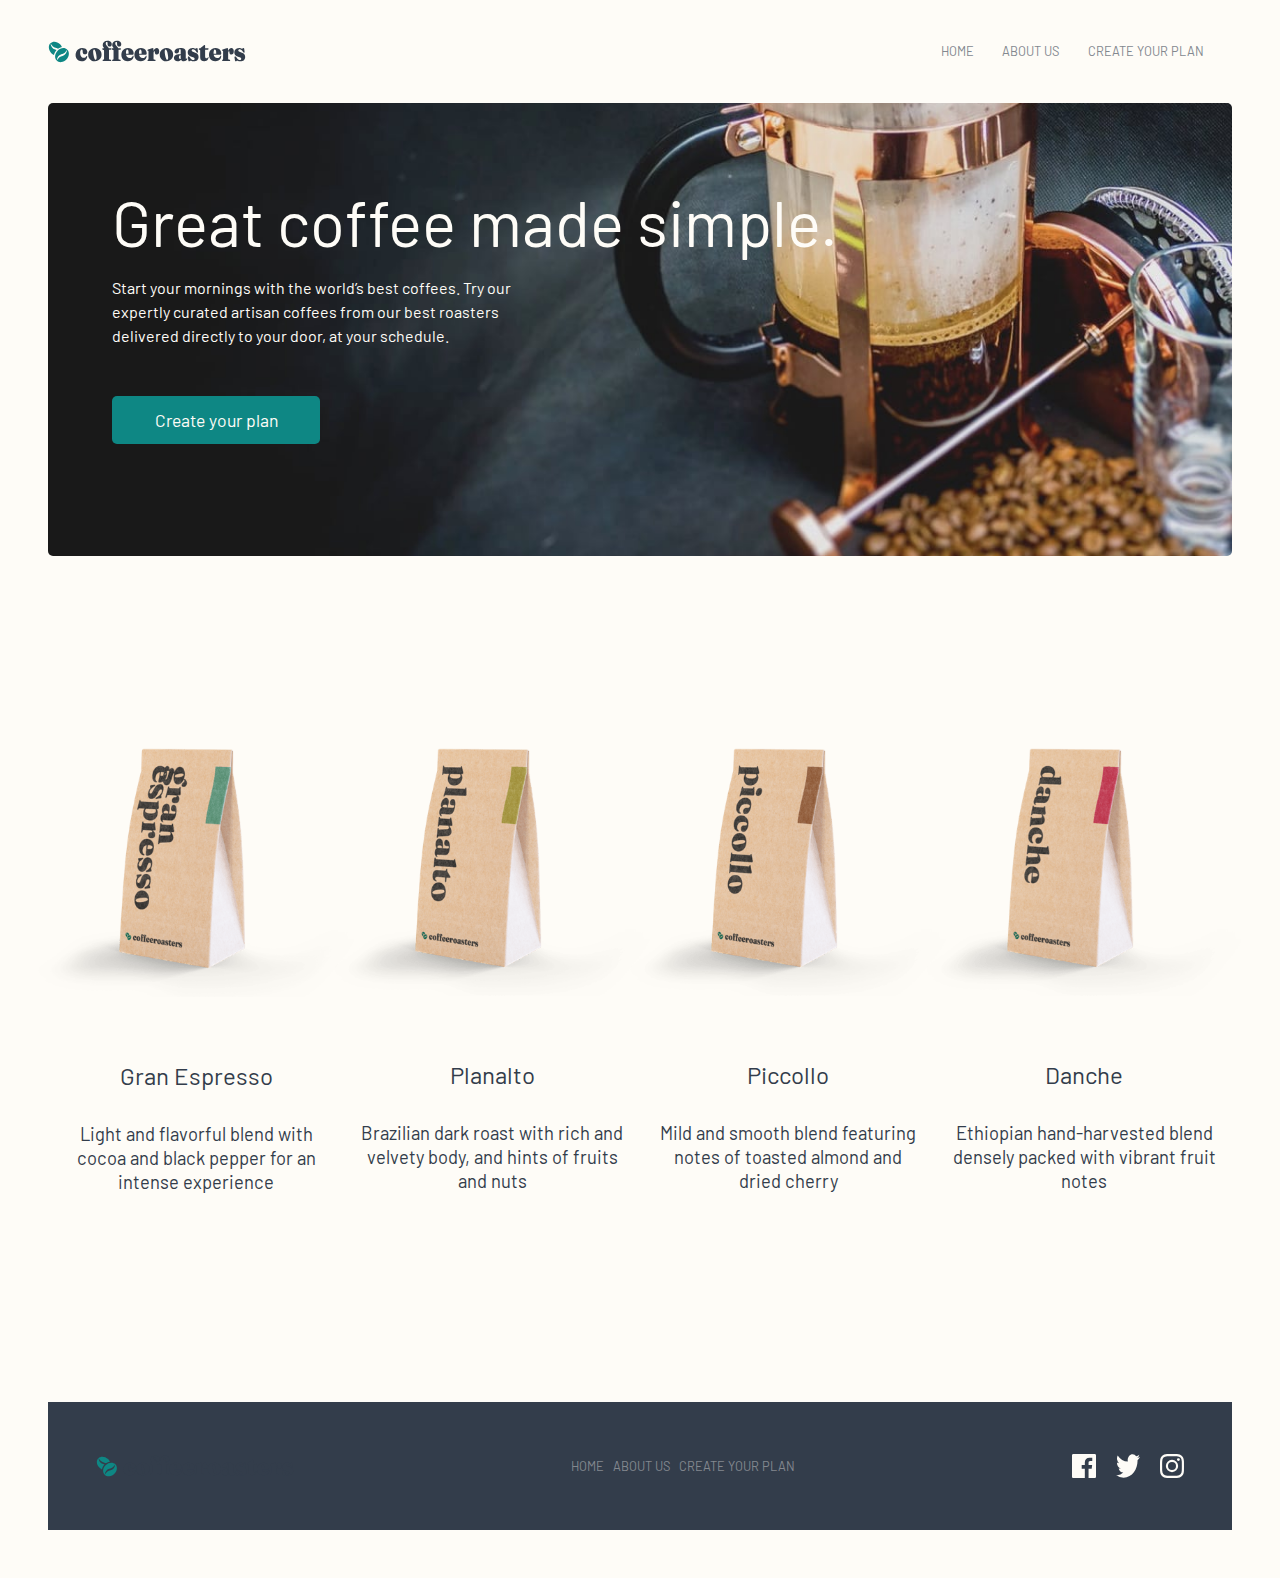
<file: index.html>
<!DOCTYPE html>
<html lang="en">
<head>
  <meta charset="UTF-8">
  <meta name="viewport" content="width=device-width, initial-scale=1.0">

  <link rel="icon" type="image/png" sizes="32x32" href="./assets/favicon-32x32.png">
  <link rel="stylesheet" href="plan.css">
  <link rel="stylesheet" href="main.css">
  
  <title>Frontend Mentor | Coffeeroasters subscription site</title>
</head>
<body>
  <nav class="navigation">
    <img class="brand-logo" src="assets/shared/desktop/logo.svg">
    <ul class="nav-bar">
      <a href="index.html"><li class="nav-link">Home</li></a>
      <a href="about.html"><li class="nav-link">About us</li></a>
      <a href="plan.html"><li class="nav-link">Create your plan</li></a>
    </ul>
    <img class="burger" src="assets/shared/mobile/icon-hamburger.svg">
  </nav>

  <div class="plan-section-container">
    <div class="plan-header-container">
      <header class="plan-header">
        <h1 class="header-slogan">Great coffee made simple.</h1>
        <p class="header-info">Start your mornings with the world’s best coffees. Try our expertly curated artisan 
          coffees from our best roasters delivered directly to your door, at your schedule.</p>
        <a href="plan.html"><div class="create-plan-button">Create your plan</div></a>
      </header>
    </div>
  </div>

  <div class="collection-section-container">
      <div class="collection-type-container">
        <img class="collection-img" src="assets/home/desktop/image-gran-espresso.png">
        <div class="collection-text">
          <p class="collection-name">Gran Espresso</p>
          <p class="collection-info">Light and flavorful blend with cocoa and black pepper for an intense experience</p>
        </div>
      </div>
      <div class="collection-type-container">
        <img class="collection-img" src="assets/home/desktop/image-planalto.png">
        <div class="collection-text">
        <p class="collection-name">Planalto</p>
        <p class="collection-info">Brazilian dark roast with rich and velvety body, and hints of fruits and nuts</p>
      </div>
      </div>
      <div class="collection-type-container">
        <img class="collection-img" src="assets/home/desktop/image-piccollo.png">
        <div class="collection-text">
        <p class="collection-name">Piccollo</p>
        <p class="collection-info">Mild and smooth blend featuring notes of toasted almond and dried cherry</p>
      </div>
      </div>
      <div class="collection-type-container">
        <img class="collection-img" src="assets/home/desktop/image-danche.png">
        <div class="collection-text">
        <p class="collection-name">Danche</p>
        <p class="collection-info">Ethiopian hand-harvested blend densely packed with vibrant fruit notes</p>
      </div>
      </div>
  </div>

  <div class="footer-container">
    <div class="footer">
      <img class="brand-logo" src="assets/shared/desktop/logo.svg">
      <ul class="footer-nav">
        <a href="index.html"><li class="footer-nav-link">Home</li></a>
        <a href="about.html"><li class="footer-nav-link">About us</li></a>
        <a href="plan.html"><li class="footer-nav-link">Create your plan</li></a>
      </ul>
      <div class="socials-nav">
        <img class="socials-nav-link" src="assets/shared/desktop/icon-facebook.svg" alt="">
        <img class="socials-nav-link" src="assets/shared/desktop/icon-twitter.svg" alt="">
        <img class="socials-nav-link" src="assets/shared/desktop/icon-instagram.svg" alt="">
      </div>
    </div>
  </div>

  
  <!--


  Why choose us?

  A large part of our role is choosing which particular coffees will be featured 
  in our range. This means working closely with the best coffee growers to give 
  you a more impactful experience on every level.

  Best quality
  Discover an endless variety of the world’s best artisan coffee from each of our roasters.

  Exclusive benefits
  Special offers and swag when you subscribe, including 30% off your first shipment.

  Free shipping 
  We cover the cost and coffee is delivered fast. Peak freshness: guaranteed.

  How it works

  01
  Pick your coffee
  Select from our evolving range of artisan coffees. Our beans are ethically 
  sourced and we pay fair prices for them. There are new coffees in all profiles 
  every month for you to try out.

  02
  Choose the frequency
  Customize your order frequency, quantity, even your roast style and grind type. 
  Pause, skip or cancel your subscription with no commitment through our online portal.

  03
  Receive and enjoy!
  We ship your package within 48 hours, freshly roasted. Sit back and enjoy award-winning 
  world-class coffees curated to provide a distinct tasting experience.

  Create your plan


  -->
</body>
</html>
</file>
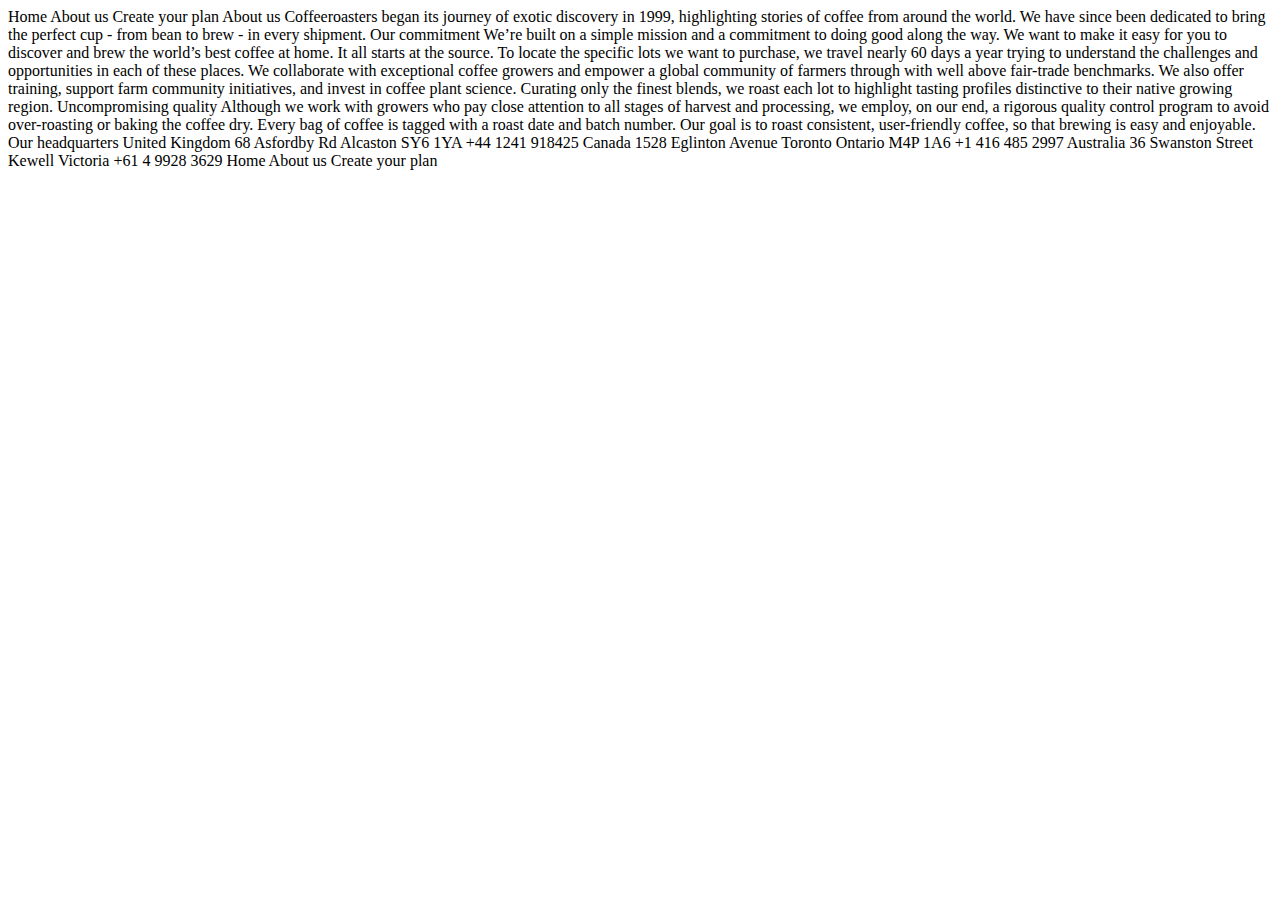
<file: about.html>
<!DOCTYPE html>
<html lang="en">

<head>
  <meta charset="UTF-8">
  <meta name="viewport" content="width=device-width, initial-scale=1.0">

  <link rel="icon" type="image/png" sizes="32x32" href="./assets/favicon-32x32.png">

  <title>Frontend Mentor | Coffeeroasters subscription site</title>
</head>

<body>
  Home
  About us
  Create your plan

  About us
  Coffeeroasters began its journey of exotic discovery in 1999, highlighting stories of 
  coffee from around the world. We have since been dedicated to bring the perfect cup - from 
  bean to brew - in every shipment.
  
  Our commitment
  We’re built on a simple mission and a commitment to doing good along the way. We want to 
  make it easy for you to discover and brew the world’s best coffee at home. It all starts 
  at the source. To locate the specific lots we want to purchase, we travel nearly 60 days 
  a year trying to understand the challenges and opportunities in each of these places.
  We collaborate with exceptional coffee growers and empower a global community of farmers 
  through with well above fair-trade benchmarks. We also offer training, support farm community 
  initiatives, and invest in coffee plant science. Curating only the finest blends, we roast 
  each lot to highlight tasting profiles distinctive to their native growing region.
  
  Uncompromising quality
  Although we work with growers who pay close attention to all stages of harvest and processing, 
  we employ, on our end, a rigorous quality control program to avoid over-roasting or baking the 
  coffee dry. Every bag of coffee is tagged with a roast date and batch number. Our goal is to roast 
  consistent, user-friendly coffee, so that brewing is easy and enjoyable.

  Our headquarters

  United Kingdom
  68 Asfordby Rd
  Alcaston
  SY6 1YA
  +44 1241 918425

  Canada
  1528 Eglinton Avenue
  Toronto
  Ontario M4P 1A6
  +1 416 485 2997

  Australia
  36 Swanston Street
  Kewell
  Victoria
  +61 4 9928 3629

  Home
  About us
  Create your plan
</body>

</html>
</file>
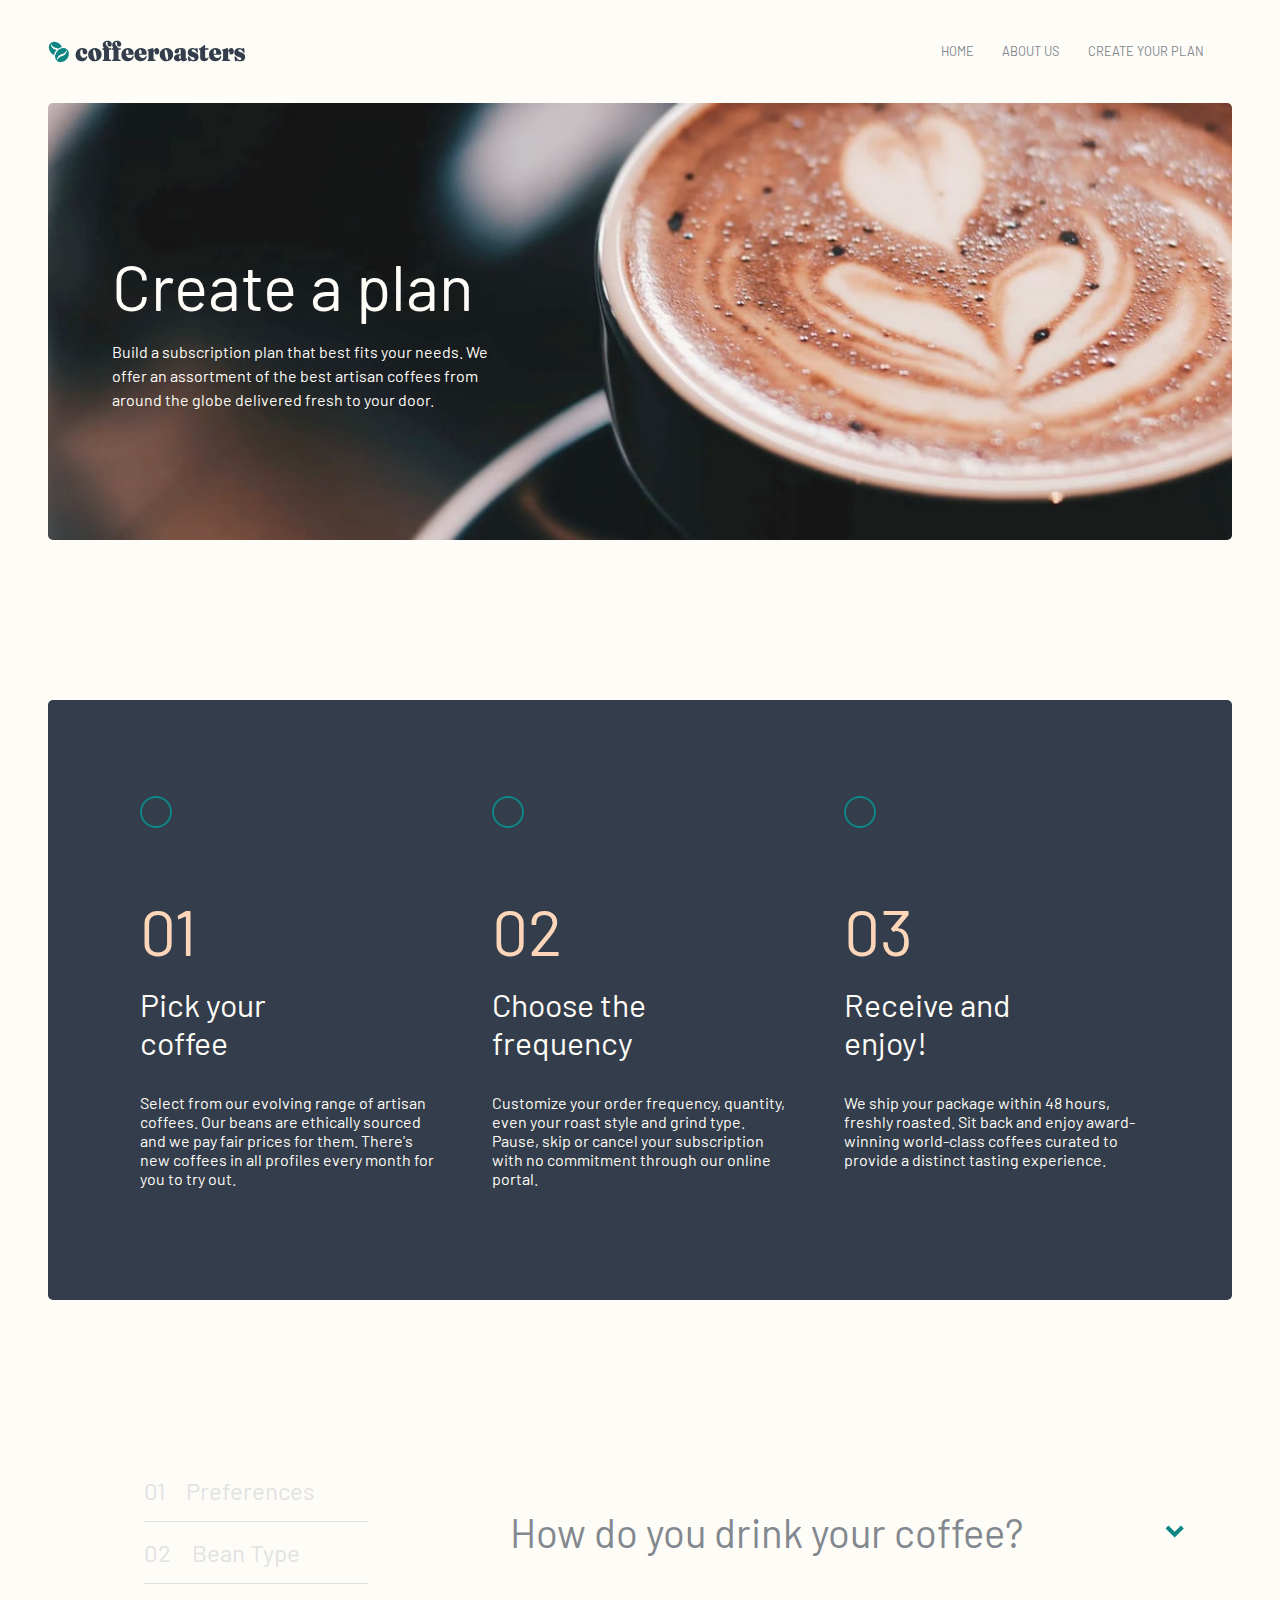
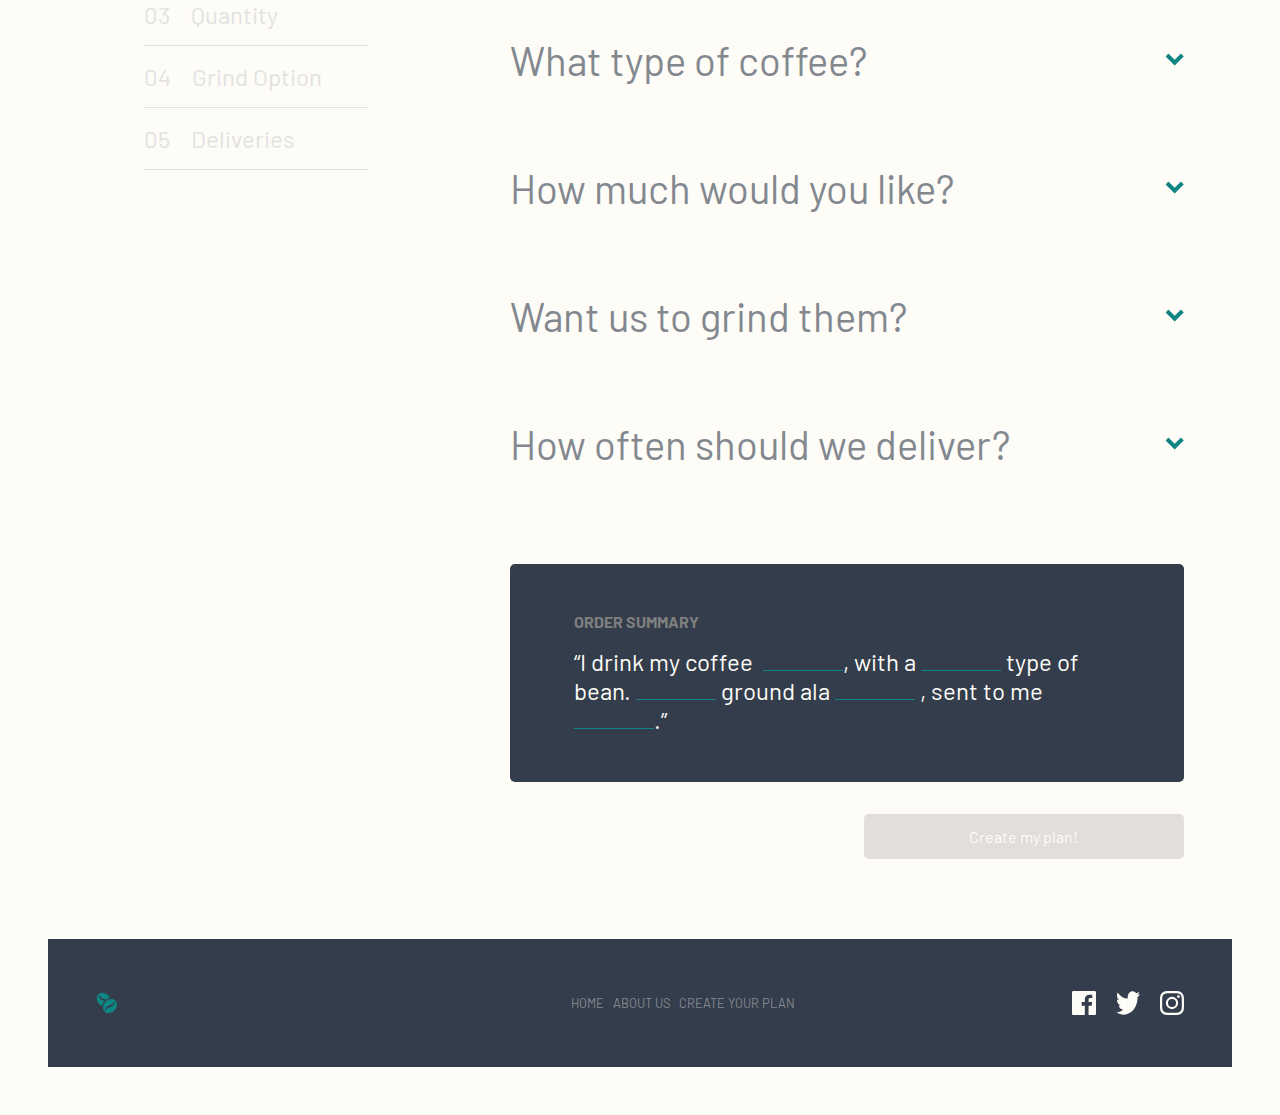
<file: plan.html>
<head>
  <meta charset="UTF-8">
  <meta name="viewport" content="width=device-width, initial-scale=1.0">

  <link rel="icon" type="image/png" sizes="32x32" href="./assets/favicon-32x32.png">
  <link rel="stylesheet" href="plan.css">
  <script defer src="plan.js"></script>

  <title>Frontend Mentor | Coffeeroasters subscription site</title>
</head>

<body>
  <div class="modal-backdrop"></div>

  <!-- Navigation -->
  <nav class="navigation">
    <img class="brand-logo" src="assets/shared/desktop/logo.svg">
    <ul class="nav-bar">
      <a href="index.html"><li class="nav-link">Home</li></a>
      <a href="about.html"><li class="nav-link">About us</li></a>
      <a href="plan.html"><li class="nav-link">Create your plan</li></a>
    </ul>
    <img class="burger" src="assets/shared/mobile/icon-hamburger.svg">
  </nav>

  <!-- 3 Step Plan -->
  <div class="plan-section-container">
    <div class="plan-header-container">
      <header class="plan-header">
        <h1 class="header-slogan">Create a plan</h1>
        <p class="header-info">Build a subscription plan that best fits your needs. We offer an assortment of the best 
          artisan coffees from around the globe delivered fresh to your door.</p>
      </header>
    </div>

    <div class="three-steps-container">
      <div class="three-steps">
        <div class="step">
          <div class="orange-circle"></div>
          <h1 class="step-number">01</h1>
          <h3 class="step-name">Pick your coffee</h3>
          <p class="step-info">Select from our evolving range of artisan coffees. Our beans are ethically
            sourced and we pay fair prices for them. There's new coffees in all profiles
            every month for you to try out.</p>
        </div>
        <div class="step">
          <div class="orange-circle"></div>
          <h1 class="step-number">02</h1>
          <h3 class="step-name">Choose the frequency</h3>
          <p class="step-info">Customize your order frequency, quantity, even your roast style and grind type.
            Pause, skip or cancel your subscription with no commitment through our online portal.</p>
        </div>
        <div class="step">
          <div class="orange-circle"></div>
          <h1 class="step-number">03</h1>
          <h3 class="step-name">Receive and enjoy!</h3>
          <p class="step-info">We ship your package within 48 hours, freshly roasted. Sit back and enjoy award-winning
            world-class coffees curated to provide a distinct tasting experience.</p>
        </div>
      </div>
    </div>

    <!-- Questions -->
    <div class="question-section-container">
      <ul class="question-navigation">
        <li class="question-number"><span class="num"> 01 </span>Preferences</li>
        <li class="question-number"><span class="num"> 02 </span>Bean Type</li>
        <li class="question-number"><span class="num"> 03 </span>Quantity</li>
        <li class="question-number"><span class="num"> 04 </span>Grind Option</li>
        <li class="question-number"><span class="num"> 05 </span>Deliveries</li>
      </ul>
      <div class="all-questions-container">
        <div class="question-container">
          <div class=single-question-container>
            <div class="single-question">How do you drink your coffee?</div>
            <img class="down-caret" src="assets/plan/desktop/icon-arrow.svg">
          </div>
          <div class="all-answers-container">
            <div class="single-answer-container">
              <div class="answer-name">Capsule</div>
              <div class="answer-info">Compatible with Nespresso systems and similar brewers</div>
            </div>
            <div class="single-answer-container">
              <div class="answer-name">Filter</div>
              <div class="answer-info">For pour over or drip methods like Aeropress, Chemex, and V60</div>
            </div>
            <div class="single-answer-container">
              <div class="answer-name">Espresso</div>
              <div class="answer-info">Dense and finely ground beans for an intense, flavorful experience</div>
            </div>
          </div>
        </div>

        <div class="question-container">
          <div class="single-question-container">
            <div class="single-question">What type of coffee?</div>
            <img class="down-caret" src="assets/plan/desktop/icon-arrow.svg">
          </div>
          <div class="all-answers-container">
            <div class="single-answer-container">
              <div class="answer-name">Single origin</div>
              <div class="answer-info">Distinct, high quality coffee from a specific family-owned farm</div>
            </div>
            <div class="single-answer-container">
              <div class="answer-name">Decaf</div>
              <div class="answer-info">Just like regular coffee, except the caffeine has been removed</div>
            </div>
            <div class="single-answer-container">
              <div class="answer-name">Blended</div>
              <div class="answer-info">Combination of two or three dark roasted beans of organic coffees</div>
            </div>
          </div>
        </div>

        <div class="question-container">
          <div class="single-question-container">
            <div class="single-question">How much would you like?</div>
            <img class="down-caret" src="assets/plan/desktop/icon-arrow.svg">
          </div>
          <div class="all-answers-container">
            <div class="single-answer-container">
              <div class="answer-name">250g</div>
              <div class="answer-info">Perfect for the solo drinker. Yields about 12 delicious cups.</div>
            </div>
            <div class="single-answer-container">
              <div class="answer-name">500g</div>
              <div class="answer-info">Perfect option for a couple. Yields about 40 delectable cups.</div>
            </div>
            <div class="single-answer-container">
              <div class="answer-name">1000g</div>
              <div class="answer-info">Perfect for offices and events. Yields about 90 delightful cups.</div>
            </div>
          </div>
        </div>

        <div class="question-container">
          <div class="single-question-container">
            <div class="single-question">Want us to grind them?</div>
            <img class="down-caret" src="assets/plan/desktop/icon-arrow.svg">
          </div>
          <div class="all-answers-container">
            <div class="single-answer-container">
              <div class="answer-name">Wholebean</div>
              <div class="answer-info">Best choice if you cherish the full sensory experience</div>
            </div>
            <div class="single-answer-container">
              <div class="answer-name">Filter</div>
              <div class="answer-info">For drip or pour-over coffee methods such as V60 or Aeropress</div>
            </div>
            <div class="single-answer-container">
              <div class="answer-name">Cafetiére</div>
              <div class="answer-info">Course ground beans specially suited for french press coffee</div>
            </div>
          </div>
        </div>

        <div class="question-container">
          <div class="single-question-container">
            <div class="single-question">How often should we deliver?</div>
            <img class="down-caret" src="assets/plan/desktop/icon-arrow.svg">
          </div>
          <div class="all-answers-container">
            <div class="single-answer-container">
              <div class="answer-name">Every week</div>
              <div class="answer-info">$<span class="shipment-price"></span> per shipment. Includes free first-class shipping.</div>
            </div>
            <div class="single-answer-container">
              <div class="answer-name">Every 2 weeks</div>
              <div class="answer-info">$<span class="shipment-price"></span> per shipment. Includes free priority shipping.</div>
            </div>
            <div class="single-answer-container">
              <div class="answer-name">Every month</div>
              <div class="answer-info">$<span class="shipment-price"></span> per shipment. Includes free priority shipping.</div>
            </div>
          </div>
        </div>
        
        <div class="order-summary-section-container">
          <div class="order-summary-container">
            <h2 class="order-summary-header">Order Summary</h2>
            <p class="order-summary">“I drink my coffee <span class="if-capsule"></span> <span class="field-input"></span>, with a <span class="field-input"></span> type of bean. <span class="field-input"></span> <span class="ground-text">ground ala <span class="field-input"></span> </span>, sent to me <span class="field-input"></span>.”</p>
          </div>
        </div>

        <div class="order-summary-button-container">
          <div class="order-summary-button">Create my plan!</div>
        </div>

      </div>
    </div>  
  </div>

  <!-- Modal -->
  <div class="order-summary-modal-container">
    <div class="order-summary-modal">
      <div class="order-summary-modal-header">Order Summary</div>
      <div class="order-summary-modal-info">
        <p class="order-summary-checkout"></p>
        <p class="checkout-verification-info">Is this correct? You can proceed to checkout or go back to plan selection if something 
          is off. Subscription discount codes can also be redeemed at the checkout.</p>
        <div class="checkout-info">
          <div class="checkout-total">$<span class="checkout-total-num"></span> / mo</div>
          <div class="checkout-button">Checkout</div>
        </div>
      </div>
    </div>
  </div>

  <div class="footer-container">
    <div class="footer">
      <img class="brand-logo" src="assets/shared/desktop/logo.svg">
      <ul class="footer-nav">
        <a href="index.html"><li class="footer-nav-link">Home</li></a>
        <a href="about.html"><li class="footer-nav-link">About us</li></a>
        <a href="plan.html"><li class="footer-nav-link">Create your plan</li></a>
      </ul>
      <div class="socials-nav">
        <img class="socials-nav-link" src="assets/shared/desktop/icon-facebook.svg" alt="">
        <img class="socials-nav-link" src="assets/shared/desktop/icon-twitter.svg" alt="">
        <img class="socials-nav-link" src="assets/shared/desktop/icon-instagram.svg" alt="">
      </div>
    </div>
  </div>

</body>

</html>
</file>
<file: plan.css>
@import url('https://fonts.googleapis.com/css2?family=Barlow&display=swap');
@import url('https://fonts.googleapis.com/css2?family=Fraunces&display=swap');

:root {
    --dark-cyan: #0e8784;
    --dark-grey-blue: #333d4b;
    --light-cream: #fefcf7;
    --grey: #83888f;
    --pale-orange: #fdd6ba;
  }

* {
    margin: 0; 
    padding: 0;
    box-sizing: border-box;
    font-family: 'Barlow', sans-serif;
}

html {
    scroll-behavior: smooth; 
}

body {
    background-color: var(--light-cream);
    width: 100%;
}

.modal-backdrop {
    display: none;
    top: 0;
    position: fixed;
    z-index: 4;
    height: 100vh;
    width: 100%;
    background-color: rgba(0, 0, 0, 0.391);
    pointer-events: none;
}

.burger {
    display: none;
}

.navigation {
    display: flex;
    font-family: 'Barlow', sans-serif;
    text-transform: uppercase;
    justify-content: space-between;
    padding: 2.5rem 3rem;
}

a {
    text-decoration: none;
}

.brand-logo {
    height: 2.5vh;
}

.nav-bar {
    display: flex;
    list-style: none;
    width: 20rem;
    justify-content: space-evenly;
    align-items: center;
    font-size: 0.8rem;
    color: #83888F;
}

.nav-link {
    color: #83888F;
}

.plan-section-container {
    width: 100%;
    padding: 0 3rem;
}

.plan-header {
    border-radius: 5px;
    width: 100%;
    background-image: url("assets/plan/desktop/image-hero-blackcup.jpg");
    background-repeat: no-repeat;
    background-position: center;
    background-size: cover;
    padding: 8rem 4rem;
    color: var(--light-cream);
    font-family: 'Barlow', sans-serif;
}

.header-slogan {
    padding: 1rem 0;
    font-size: 4rem;
    font-weight: 400;
}

.header-info {
    line-height: 1.5rem;
    width: 25rem;
}

.orange-circle {
    margin: 0rem 0 4rem 0;
    border-radius: 50%;
    border: 2px solid var(--dark-cyan);
    width: 2rem;
    height: 2rem;
}

.three-steps-container {
    margin: 10rem 0;
    width: 100%;
    background-color: var(--dark-grey-blue);
    /*background-image: url("assets/plan/desktop/bg-steps.png");*/
    background-repeat: no-repeat;
    background-position: center;
    background-size: cover;
    border-radius: 5px;
    padding: 6rem 4rem;
}

.three-steps {
    display: flex;
    flex-direction: row;
    justify-content: space-around;
}

.step {
    display: flex;
    flex-direction: column;
    width: 28%;
    font-family: 'Barlow', sans-serif;
}

.step-number {
    font-size: 4rem;
    font-weight: 400;
    color: var(--pale-orange);
}

.step-name {
    font-size: 2rem;
    font-weight: 400;
    color: var(--light-cream);
    padding: 1rem 0;
    width: 12rem
}

.step-info {
    color: var(--light-cream);
    padding: 1rem 0;
}

/* QUESTIONS SECTION */ 

.question-section-container {
    font-family: 'Barlow', sans-serif;
    width: 100%;
    display: flex;
    flex-direction: row;
}

.question-navigation {
    list-style: none;
    width: 35%;
    padding: 0 8% 0 6rem;
}

.question-number {
    border-bottom: 1px solid rgb(226, 226, 226);
    font-size: 1.5rem;
    padding: 1rem 0;
    color: rgb(226, 226, 226);
}

.num {
    color: rgb(226, 226, 226);
    font-size: 1.5rem;
    padding: 0 1rem 0 0;
}

.question-number-active {
    color: rgb(10, 10, 10);
}

.num-active {
    color: var(--dark-cyan);
}

.all-questions-container {
    width: 65%;
    display: flex;
    flex-direction: column;
    padding: 0 3rem;
}

.question-container {
    display: flex;
    flex-direction: column;
    padding: 1rem 0 0 0;
    margin: 2rem 0;
}

.single-question-container {
    width: 100%;
    display: flex;
    justify-content: space-between;
}

.down-caret {
    object-fit: contain;
    margin: 0 0 0 1rem;
}

.single-question {
    color: var(--grey);
    font-size: 2.5rem;
}

.all-answers-container {
    display: none;
    flex-direction: row;
    justify-content: space-between;
}

.single-answer-container {
    margin: 3rem 0 0 0;
    width: 32%;
    background-color: rgb(255, 246, 238);
    padding: 1rem 1rem 5rem 1rem;
    border-radius: 10px;
    display: flex;
    flex-direction: column;
}

.single-answer-container:hover {
    background-color: var(--pale-orange);
}

.single-answer-container-click {
    background-color: var(--dark-cyan);
}

.answer-name {
    font-size: 1.5rem;
    padding: 1rem 0;
}

.answer-info {

}

.disable {
    color: rgb(226, 226, 226);
}

/* ORDER SUMMARY */

.order-summary-section-container {
    width: 100%;
    background-color: var(--dark-grey-blue);
    color: var(--light-cream);
    border-radius: 5px;
    margin: 4rem 0 2rem 0;
}

.order-summary-container {
    margin: 3rem 4rem;
}

.order-summary-header {
    color: grey;
    font-size: 1rem;
    text-transform: uppercase;
    margin: 0 0 1rem 0;
}

.order-summary {
    font-size: 1.5rem;
    overflow-x: wrap;
    white-space: pre-wrap;
}

.field-input {
    display: inline-block;
    width: 5rem;
    border-bottom: 1px solid var(--dark-cyan);
}

.field-input-new {
    border-bottom: 0px solid var(--dark-cyan);
    color: var(--dark-cyan);
}

.order-summary-button-container {
    width: 100%;
    display: flex;
    justify-content: flex-end;
}

.order-summary-button {
    border-radius: 5px;
    width: 20rem;
    height: 5vh;
    background-color: #e2dedb;
    pointer-events: none;
    cursor: pointer;
    display: flex;
    justify-content: center;
    align-items: center;
    color: #fefcf7;
}

/* MODAL */
.order-summary-modal-container {
    width: 100%;
    display: none;
    justify-content: center;
    pointer-events: none;
}

.order-summary-modal {
    position: absolute;
    top: 20vh;
    z-index: 5;
    width: 30rem;
}

.order-summary-modal-header {
    width: 100%;
    background-color: var(--dark-grey-blue);
    color: var(--light-cream);
    font-size: 2rem;
    padding: 3rem 3rem 2rem 3rem;
    border-radius: 5px 5px 0 0;
}

.order-summary-modal-info {
    width: 100%;
    background-color: var(--light-cream);
    color: #83888F;
    font-size: 1rem;
    padding: 3rem;
    border-radius: 0 0 5px 5px;
}

.order-summary-checkout {
    margin: 0 0 2rem 0;
    font-size: 1.4rem;
    line-height: 2rem;
}

.checkout-verification-info {
    color: #83888F;
}

.checkout-info {
    padding: 3rem 0 0 0;
    width: 100%;
    display: flex;
    justify-content: space-between;
}

.checkout-button {
    border-radius: 5px;
    width: 50%;
    height: 5vh;
    background-color: var(--dark-cyan);
    cursor: pointer;
    display: flex;
    justify-content: center;
    align-items: center;
    color: #fefcf7;
}

.checkout-total {
    font-size: 1.5rem;
    color: #333d4b;
}

.order-summary-button-enabled {
    background-color: var(--dark-cyan);
}

.order-summary-button-enabled:hover {
    background-color: #66d2cf; 
}

.footer-container {
    width: 100%;
    margin: 2rem 0 0 0;
    padding: 3rem;
}

.footer {
    width: 100%;
    background-color: var(--dark-grey-blue);
    display: flex;
    justify-content: space-between;
    align-items: center;
    padding: 1rem 3rem;
}

.footer-nav {
    display: flex;
    list-style: none;
    width: 20rem;
    justify-content: space-between;
    align-items: center;
    font-size: 0.8rem;
    font-family: 'Barlow', sans-serif;
    text-transform: uppercase;
    padding: 2.5rem 3rem;
    color: #83888F;
} 
.socials-nav {
    display: flex;
    width: 7rem;
    justify-content: space-between;
}

.footer-nav-link {
    color: #83888F;
}

@media only screen and (max-width: 1250px) {
    .question-navigation {
        list-style: none;
        width: 35%;
        padding: 0 4% 0 6rem;
    }
}

@media only screen and (max-width: 1100px) {
    .question-navigation {
        display: none;
    }
    .all-questions-container {
        width: 100%;
        padding: 0 3rem;
    }
    .plan-section-container {
        padding: 0rem;
    }
    .plan-header-container {
        width: 100%;
        padding: 0 2rem;
    }
    .three-steps-container {
        padding: 6rem 1rem;
    }
    .navigation {
        padding: 2.5rem 2rem;
    }
    .footer {
        flex-direction: column;
        padding: 4rem 3rem;
    }
    .order-summary-button-container {
        margin: 1rem 0;
        justify-content: center;
    }
    .order-summary-button {
        width: 15rem; 
        font-size: 1.25rem;
        padding: 2rem 0;
    }
}

@media only screen and (max-width: 600px) { 
    .three-steps-container {
        padding: 4rem 2rem;
    }
    .three-steps {
        flex-direction: column;
        align-items: center;
        justify-content: center;
    }
    .step {
        width: 100%;
        text-align: center;
        margin: 2rem 0;
    }
    .step-number {
        font-size: 7rem;
    }
    .step-name {
        width: 100%;
        font-size: 2.7rem;
    }
    .step-info {
        font-size: 1.5rem;
    }
    .orange-circle {
        display: none;
    }
    .all-questions-container {
        padding: 0 2rem;
    }
    .all-answers-container {
        flex-direction: column;
    }
    .single-answer-container {
        width: 100%;
        padding: 1rem 1rem 5rem 1rem;
    }
    .single-question {
        font-size: 2.2rem;
    }
    .answer-name {
        font-size: 2.5rem;
    }
    .answer-info {
        font-size: 1.5rem;
    }
    .order-summary-header {
        font-size: 1.5rem;
    }
    .order-summary {
        font-size: 2.3rem;
    }
    .order-summary-container {
        margin: 3rem 2rem 6rem 2rem;
    }
    .order-summary-button-container {
        margin: 3rem 0;
    }
    .order-summary-button {
        width: 75%;
        font-size: 1.7rem;
        padding: 2.5rem 0;
    }
    .footer-container {
        padding: 2rem;
    }
    .footer-nav {
        flex-direction: column;
    }
    .footer-nav-link {
        font-size: 1.25rem;
        margin: 1rem;
    }
    .order-summary-modal {
        position: absolute;
        top: 20vh;
        z-index: 5;
        width: 100%;
        padding: 0 1rem;
    }
    .header-slogan {
        text-align: center;
    }
    .header-info {
        text-align: center;
        font-size: 1.35rem;
        line-height: 2rem;
    }
    .plan-header {
        background-image: linear-gradient(to bottom, rgba(0, 0, 0, 0.33), rgba(0, 0, 0, 0.33)), url("assets/plan/desktop/image-hero-blackcup.jpg");
        padding: 8rem 1rem;
        display: flex;
        flex-direction: column;
        justify-content: center;
        align-items: center;
    }
    .header-slogan {
        padding: 1rem 0;
        font-size: 4rem;
        font-weight: 400;
    }
    .header-info {
        width: 100%;
    }
    html, body {
        overflow-x: hidden;
    }
    .nav-bar {
        display: none;
    }
    .burger {
        display: block;
    }
}
</file>
<file: main.css>
@import url('https://fonts.googleapis.com/css2?family=Barlow&display=swap');
@import url('https://fonts.googleapis.com/css2?family=Fraunces&display=swap');

:root {
    --dark-cyan: #0e8784;
    --dark-grey-blue: #333d4b;
    --light-cream: #fefcf7;
    --grey: #83888f;
    --pale-orange: #fdd6ba;
  }

* {
    margin: 0; 
    padding: 0;
    box-sizing: border-box;
    font-family: 'Barlow', sans-serif;
}

.plan-header {
    background-image: url("assets/home/desktop/image-hero-coffeepress.jpg");
    padding: 4rem 4rem;
}

.create-plan-button {
    margin: 3rem 0;
    border-radius: 5px;
    height: 3vh;
    background-color: var(--dark-cyan);
    cursor: pointer;
    display: flex;
    justify-content: center;
    align-items: center;
    color: #fefcf7;

    width: 13rem; 
    font-size: 1.1rem;
    padding: 1.5rem 0;
}

.create-plan-button:hover {
    background-color: #66d2cf; 
}

.collection-section-container {
    width: 100%;
    display: flex;
    justify-content: center;
    align-items: center;
    padding: 0 3rem;
    margin: 10rem 0;
}

.collection-type-container {
    width: 23%;
    margin: 0 1rem;
    display: flex;
    flex-direction: column;
    justify-content: center;
    align-items: center;
    text-align: center;
}

.collection-img {
    width: 120%;
    margin: 2rem 0;
}

.collection-name {
    font-size: 1.5rem;
    margin: 2rem 0;
}

.collection-info {
    font-size: 1.15rem;
    line-height: 1.5rem;
}

.collection-text {
    color: #333D4B;
}

@media only screen and (max-width: 1100px) {
    .collection-section-container {
        flex-direction: column;
    }
    
    .collection-type-container {
        width: 100%;
        flex-direction: row;
        justify-content: center;
        align-items: flex-start;
        padding: 0 3rem;
    }

    .collection-img {
        width: 40%;
    }

    .collection-text {
        width: 75%;
        display: flex;
        flex-direction: column;
        text-align: left;
    }
}

@media only screen and (max-width: 600px) { 
    .collection-type-container {
        width: 100%;
        flex-direction: column;
        justify-content: center;
        align-items: center;
        padding: 0 3rem;
    }

    .collection-text {
        width: 100%;
        text-align: center;
    }

    .collection-type-container {
        margin: 3rem 0;
        padding: 0 1rem;
    }

    .collection-img {
        width: 90%;
        margin: 1rem 0;
    }

    .collection-section-container {
        margin: 6rem 0;
    }
}
</file>
